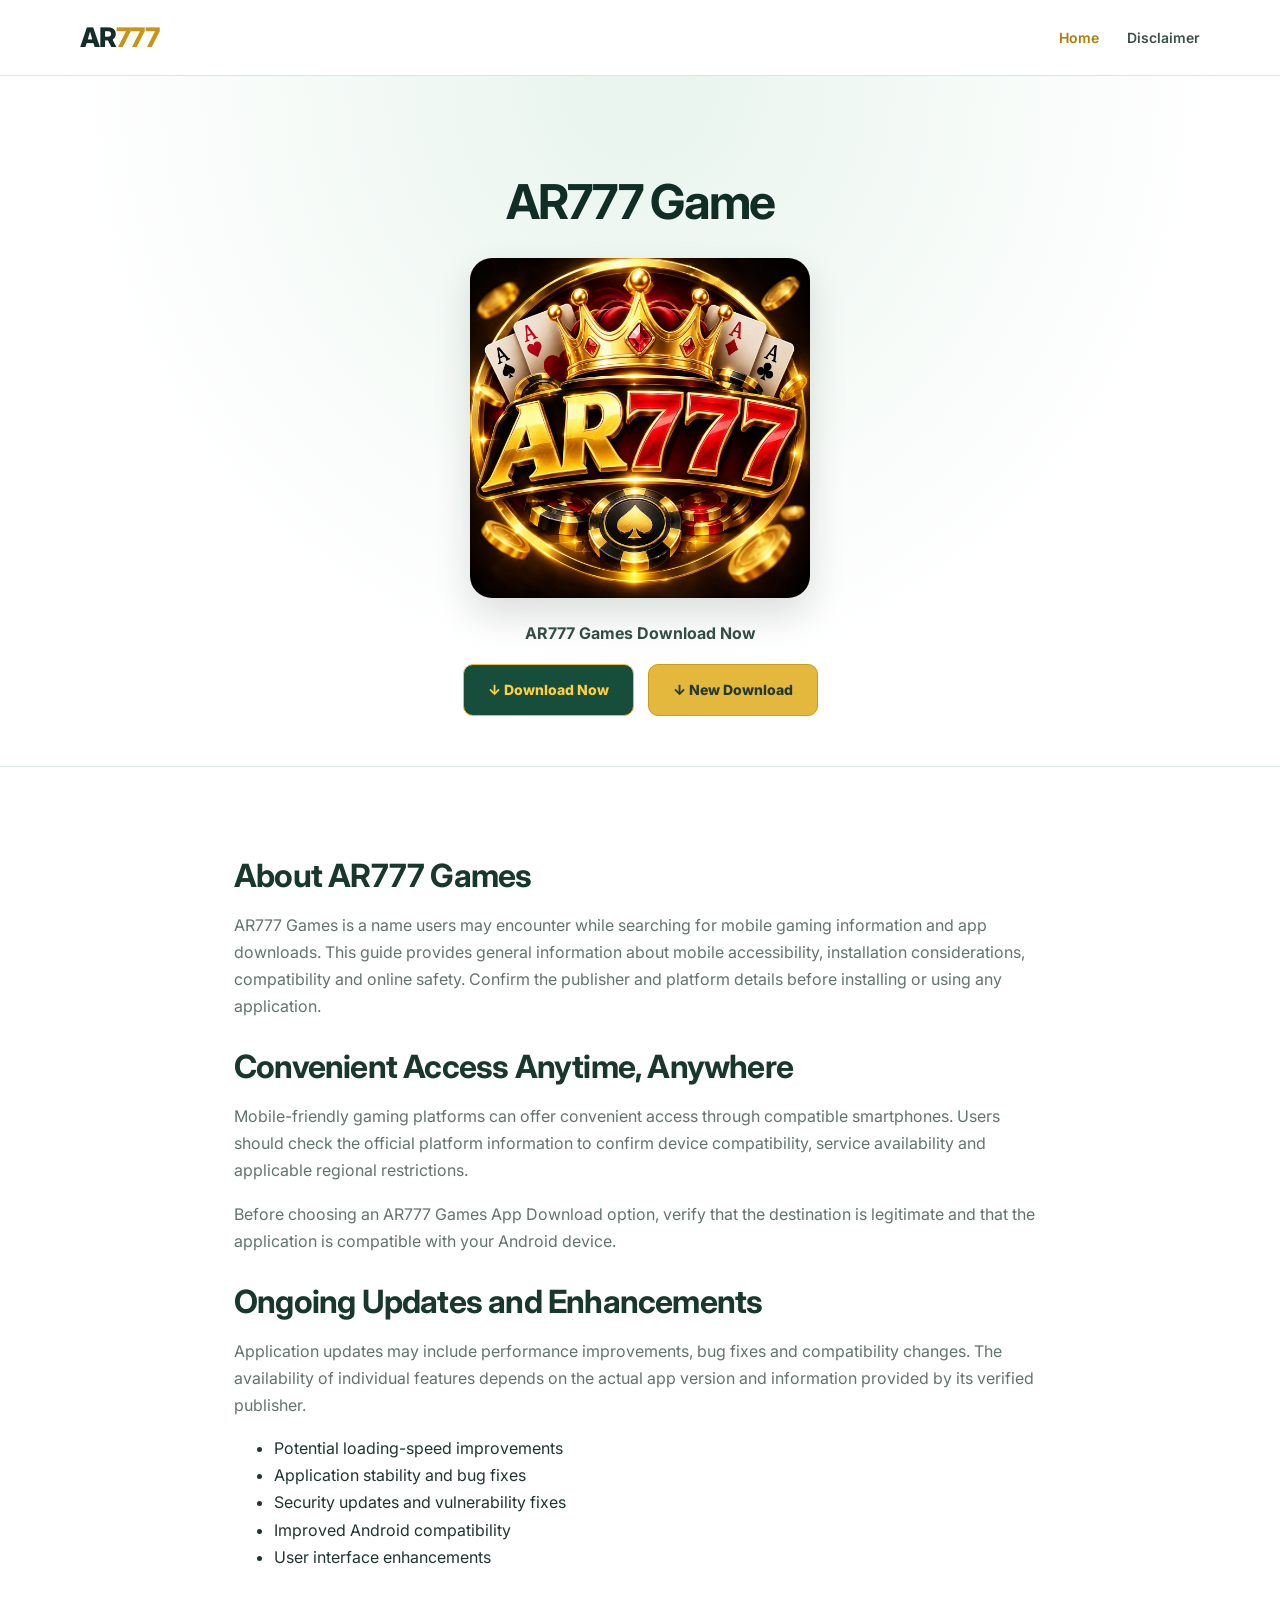
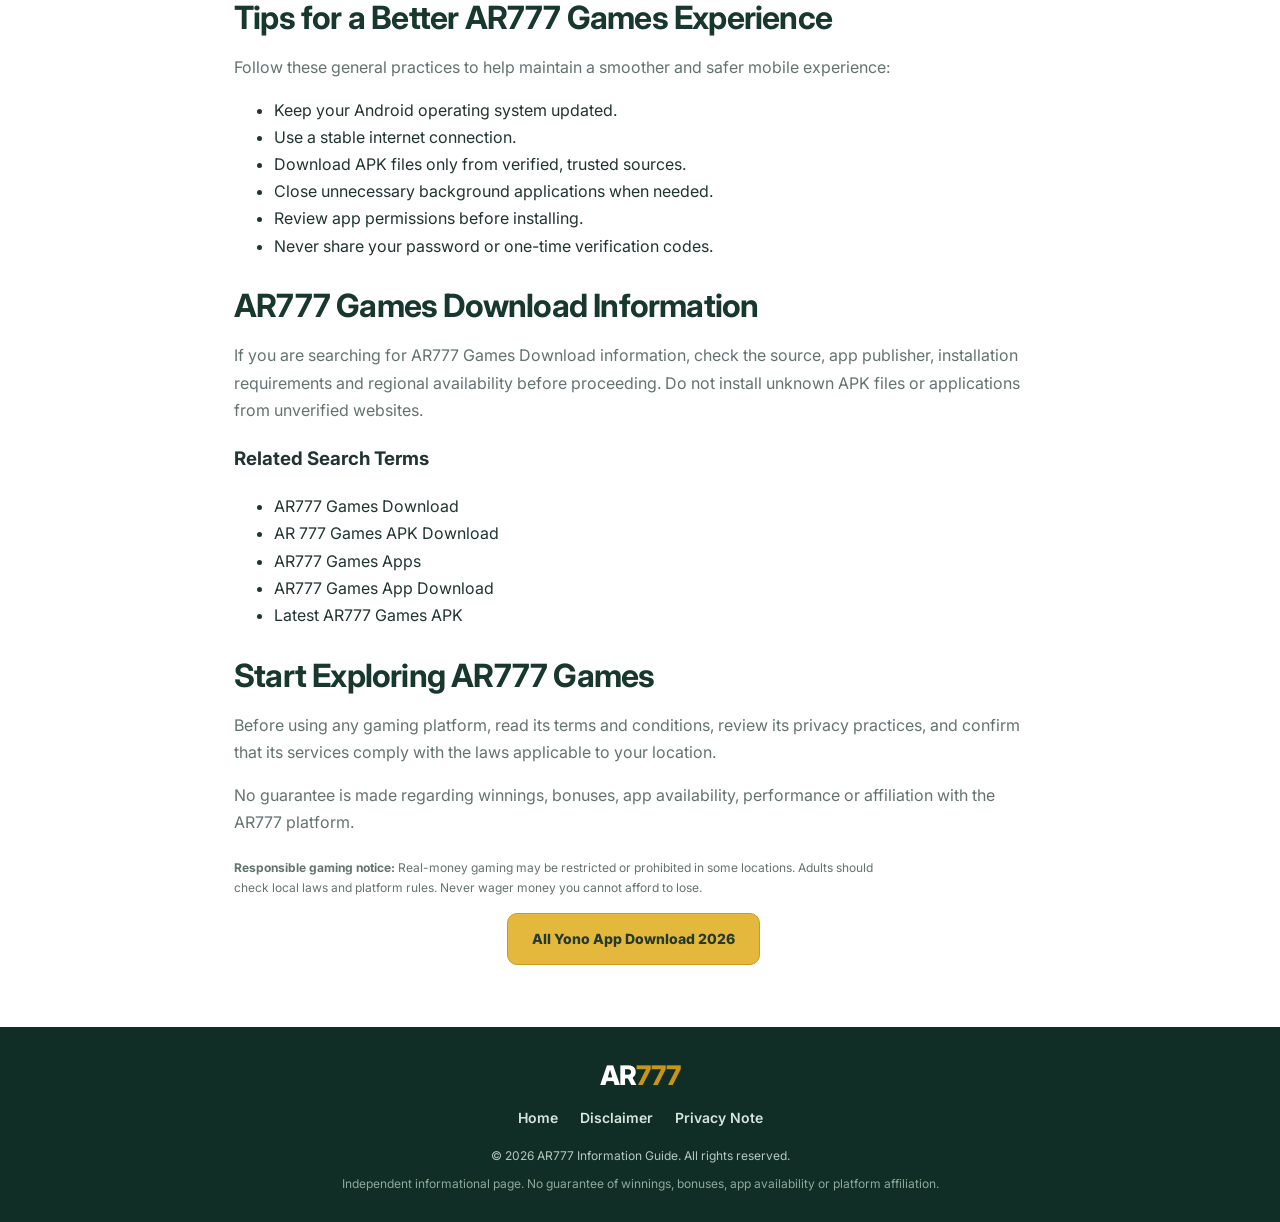
<file: index.html>
<!DOCTYPE html>
<html lang="en">
<head>
  <meta charset="UTF-8">
  <meta name="viewport" content="width=device-width, initial-scale=1">

  <title>AR777 Games </title>

  <meta name="description"
    content="Explore AR777 Games app.">

  <meta name="robots" content="index, follow">
  <meta name="theme-color" content="#174d3b">

  <!-- Replace with your actual website domain -->
  
  <link rel="canonical" href="https://ar777bet.com/">

  <link rel="stylesheet" href="style.css">

  <script type="application/ld+json">
  {
    "@context": "https://schema.org",
    "@type": "WebSite",
    "name": "AR777",
    "url": "https://ar777",
    "description": "AR777"
  }
  </script>
</head>

<body>

  <!-- Header -->
  <header class="site-header">
    <a class="brand" href="index.html" aria-label="AR777 Home">
      AR<span>777</span>
    </a>

    <button class="menu-toggle"
      aria-label="Open navigation"
      aria-expanded="false"
      aria-controls="site-nav"
      type="button">
      <span></span>
      <span></span>
      <span></span>
    </button>

    <nav id="site-nav" class="site-nav">
      <a class="active" href="index.html">Home</a>
      <a href="disclaimer.html">Disclaimer</a>
    </nav>
  </header>

  <main>

    <!-- Hero Section -->
    <section class="hero">

      <h1>AR777 Game </h1>

      <img
        class="hero-logo-image"
        src="ar777-logo.jpeg"
        alt="AR777 gaming logo"
        width="340"
        height="340"
      >

      <p class="section-kicker">
        AR777 Games Download Now
      </p>


      <!-- Download Buttons -->
      <div class="hero-actions">

        <a class="button button-primary"
           href="https://ar777d.com/?inviteCode=4AMRYBW&from=app
           target="_blank"
           rel="noopener noreferrer">
          ↓ Download Now
        </a>

        <a class="button button-secondary"
           href="https://ar777d.com/?inviteCode=4AMRYBW&from=app"
           target="_blank"
           rel="noopener noreferrer">
          ↓ New Download
        </a>

      </div>

    </section>

    <!-- Main Content -->
    <section class="content-section intro" id="app-details">

      <h2>About AR777 Games</h2>

      <p>
        AR777 Games is a name users may encounter while searching
        for mobile gaming information and app downloads. This guide
        provides general information about mobile accessibility,
        installation considerations, compatibility and online safety.
        Confirm the publisher and platform details before installing
        or using any application.
      </p>

      <h2>Convenient Access Anytime, Anywhere</h2>

      <p>
        Mobile-friendly gaming platforms can offer convenient access
        through compatible smartphones. Users should check the
        official platform information to confirm device compatibility,
        service availability and applicable regional restrictions.
      </p>

      <p>
        Before choosing an AR777 Games App Download option, verify
        that the destination is legitimate and that the application
        is compatible with your Android device.
      </p>

      <h2>Ongoing Updates and Enhancements</h2>

      <p>
        Application updates may include performance improvements,
        bug fixes and compatibility changes. The availability of
        individual features depends on the actual app version and
        information provided by its verified publisher.
      </p>

      <ul>
        <li>Potential loading-speed improvements</li>
        <li>Application stability and bug fixes</li>
        <li>Security updates and vulnerability fixes</li>
        <li>Improved Android compatibility</li>
        <li>User interface enhancements</li>
      </ul>

      <h2>Tips for a Better AR777 Games Experience</h2>

      <p>
        Follow these general practices to help maintain a smoother
        and safer mobile experience:
      </p>

      <ul>
        <li>Keep your Android operating system updated.</li>
        <li>Use a stable internet connection.</li>
        <li>Download APK files only from verified, trusted sources.</li>
        <li>Close unnecessary background applications when needed.</li>
        <li>Review app permissions before installing.</li>
        <li>Never share your password or one-time verification codes.</li>
      </ul>

      <h2>AR777 Games Download Information</h2>

      <p>
        If you are searching for AR777 Games Download information,
        check the source, app publisher, installation requirements
        and regional availability before proceeding. Do not install
        unknown APK files or applications from unverified websites.
      </p>

      <h3>Related Search Terms</h3>

      <ul>
        <li>AR777 Games Download</li>
        <li>AR 777 Games APK Download</li>
        <li>AR777 Games Apps</li>
        <li>AR777 Games App Download</li>
        <li>Latest AR777 Games APK</li>
      </ul>

      <h2>Start Exploring AR777 Games</h2>

      <p>
        Before using any gaming platform, read its terms and conditions,
        review its privacy practices, and confirm that its services
        comply with the laws applicable to your location.
      </p>

      <p>
        No guarantee is made regarding winnings, bonuses, app availability,
        performance or affiliation with the AR777 platform.
      </p>

      <p class="small-note">
        <strong>Responsible gaming notice:</strong>
        Real-money gaming may be restricted or prohibited in some
        locations. Adults should check local laws and platform rules.
        Never wager money you cannot afford to lose.
      </p>

      <p>
      <!-- Download Buttons -->
      <div class="hero-actions">

        <a class="button button-secondary"
           href="https://rummy4all.com/"
           target="_blank"
           rel="noopener noreferrer">
           All Yono App Download 2026
        </a>
      </p>

    </section>

  </main>

  <!-- Footer -->
  <footer class="site-footer">

    <a class="brand footer-brand" href="index.html">
      AR<span>777</span>
    </a>

    <div class="footer-links">
      <a href="index.html">Home</a>
      <a href="disclaimer.html">Disclaimer</a>
      <a href="disclaimer.html#privacy">Privacy Note</a>
    </div>

    <p>
      © <span id="year"></span> AR777 Information Guide.
      All rights reserved.
    </p>

    <p class="footer-small">
      Independent informational page. No guarantee of winnings,
      bonuses, app availability or platform affiliation.
    </p>

  </footer>

  <script src="script.js"></script>

</body>
</html>
</file>
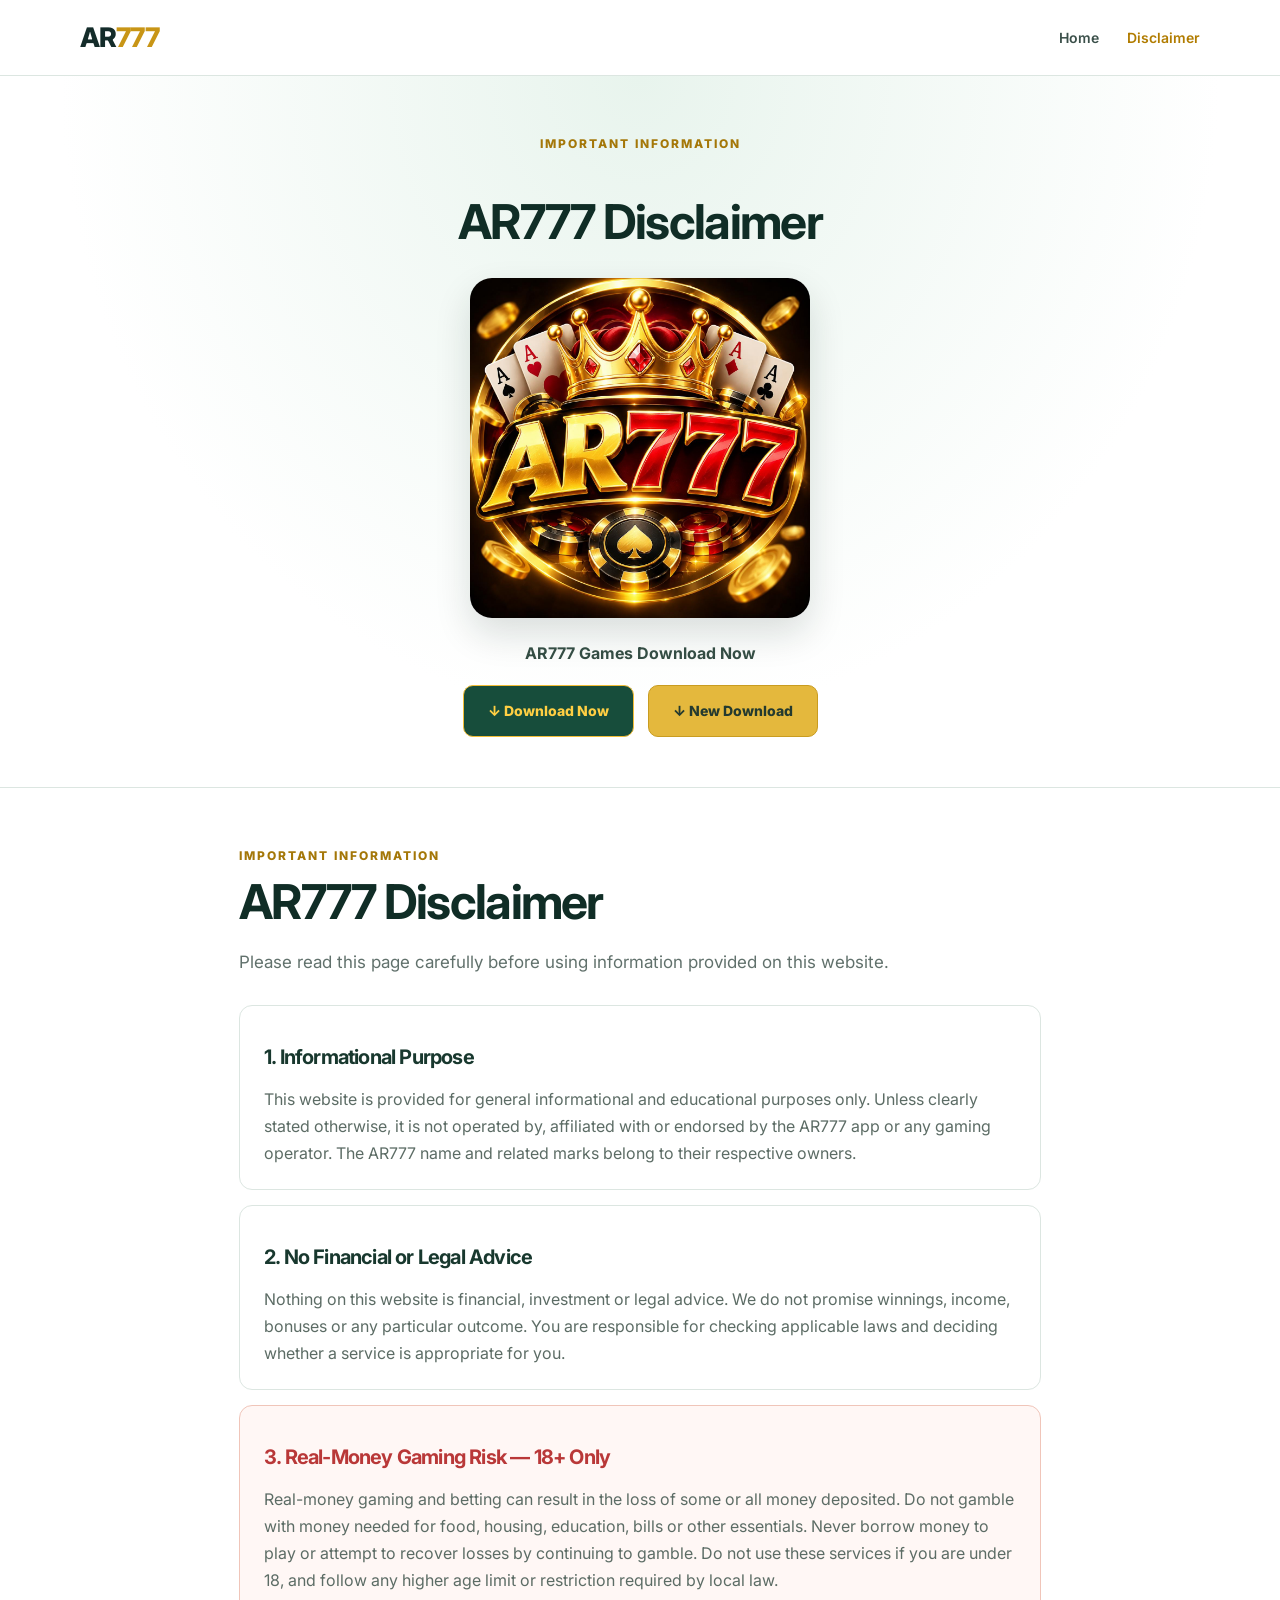
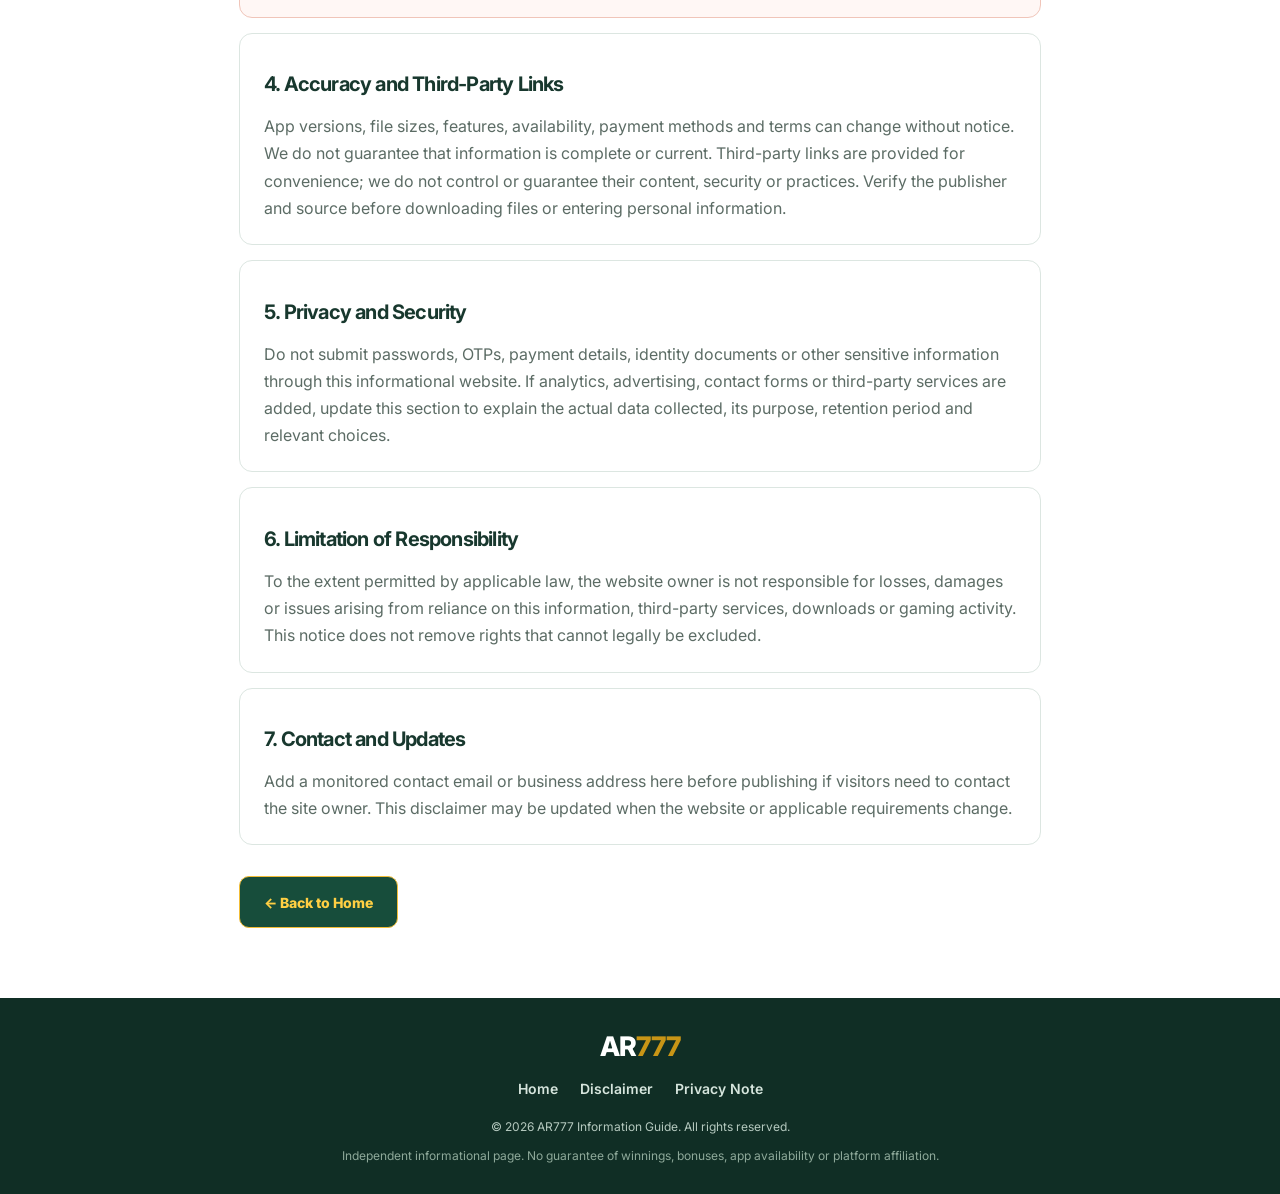
<file: disclaimer.html>
<!DOCTYPE html>
<html lang="en">
<head>
  <meta charset="UTF-8">
  <meta name="viewport" content="width=device-width, initial-scale=1">

  <title>Disclaimer – AR777</title>
  <meta name="description" content=" AR777 website disclaimer, gaming risk notice and privacy information. 18+ only.">
  <meta name="robots" content="index, follow">
  <link rel="canonical" href="https://ar777bet.com/disclaimer">
  <link rel="stylesheet" href="style.css">
</head>

<body>
  <header class="site-header">
    <a class="brand" href="index.html">AR<span>777</span></a>

    <button class="menu-toggle"
      aria-label="Open navigation"
      aria-expanded="false"
      aria-controls="site-nav">
      <span></span>
      <span></span>
      <span></span>
    </button>

    <nav id="site-nav" class="site-nav">
      <a href="index.html">Home</a>
      <a class="active" href="disclaimer.html">Disclaimer</a>
    </nav>
  </header>
      <!-- Download Buttons -->
   <main>

    <!-- Hero Section -->
    <section class="hero">
     <div class="eyebrow">Important Information</div>
    <h1>AR777 Disclaimer</h1>

      <img
        class="hero-logo-image"
        src="ar777-logo.jpeg"
        alt="AR777 gaming logo"
        width="340"
        height="340"
      >

      <p class="section-kicker">
        AR777 Games Download Now
      </p>


      <!-- Download Buttons -->
      <div class="hero-actions">

        <a class="button button-primary"
           href="https://ar777d.com/?inviteCode=4AMRYBW&from=app
           target="_blank"
           rel="noopener noreferrer">
          ↓ Download Now
        </a>

        <a class="button button-secondary"
           href="https://ar777d.com/?inviteCode=4AMRYBW&from=app"
           target="_blank"
           rel="noopener noreferrer">
          ↓ New Download
        </a>

      </div>

    </section>

      </div>
  <main class="legal-main">
    <div class="eyebrow">Important Information</div>
    <h1>AR777 Disclaimer</h1>

    <p class="legal-lead">
      Please read this page carefully before using information provided
      on this website.
    </p>

    <section class="legal-card">
      <h2>1. Informational Purpose</h2>
      <p>
        This website is provided for general informational and educational
        purposes only. Unless clearly stated otherwise, it is not operated
        by, affiliated with or endorsed by the AR777 app or any gaming
        operator. The AR777 name and related marks belong to their
        respective owners.
      </p>
    </section>

    <section class="legal-card">
      <h2>2. No Financial or Legal Advice</h2>
      <p>
        Nothing on this website is financial, investment or legal advice.
        We do not promise winnings, income, bonuses or any particular
        outcome. You are responsible for checking applicable laws and
        deciding whether a service is appropriate for you.
      </p>
    </section>

    <section class="legal-card warning-card">
      <h2>3. Real-Money Gaming Risk — 18+ Only</h2>
      <p>
        Real-money gaming and betting can result in the loss of some or
        all money deposited. Do not gamble with money needed for food,
        housing, education, bills or other essentials. Never borrow money
        to play or attempt to recover losses by continuing to gamble.
        Do not use these services if you are under 18, and follow any
        higher age limit or restriction required by local law.
      </p>
    </section>

    <section class="legal-card">
      <h2>4. Accuracy and Third-Party Links</h2>
      <p>
        App versions, file sizes, features, availability, payment methods
        and terms can change without notice. We do not guarantee that
        information is complete or current. Third-party links are provided
        for convenience; we do not control or guarantee their content,
        security or practices. Verify the publisher and source before
        downloading files or entering personal information.
      </p>
    </section>

    <section class="legal-card" id="privacy">
      <h2>5. Privacy and Security</h2>
      <p>
        Do not submit passwords, OTPs, payment details, identity documents
        or other sensitive information through this informational website.
        If analytics, advertising, contact forms or third-party services
        are added, update this section to explain the actual data collected,
        its purpose, retention period and relevant choices.
      </p>
    </section>

    <section class="legal-card">
      <h2>6. Limitation of Responsibility</h2>
      <p>
        To the extent permitted by applicable law, the website owner is
        not responsible for losses, damages or issues arising from reliance
        on this information, third-party services, downloads or gaming
        activity. This notice does not remove rights that cannot legally
        be excluded.
      </p>
    </section>

    <section class="legal-card">
      <h2>7. Contact and Updates</h2>
      <p>
        Add a monitored contact email or business address here before
        publishing if visitors need to contact the site owner. This
        disclaimer may be updated when the website or applicable
        requirements change.
      </p>
    </section>

    <a class="button button-primary back-button" href="index.html">
      ← Back to Home
    </a>
  </main>

  <footer class="site-footer">
    <a class="brand footer-brand" href="index.html">AR<span>777</span></a>

    <div class="footer-links">
      <a href="index.html">Home</a>
      <a href="disclaimer.html">Disclaimer</a>
      <a href="#privacy">Privacy Note</a>
    </div>

    <p>
      © <span id="year"></span> AR777 Information Guide.
      All rights reserved.
    </p>

    <p class="footer-small">
      Independent informational page. No guarantee of winnings,
      bonuses, app availability or platform affiliation.
    </p>
  </footer>

  <script src="script.js"></script>
</body>
</html>
</file>
<file: style.css>
@import url('https://fonts.googleapis.com/css2?family=Inter:wght@400;500;600;700;800&display=swap');

:root {
  --navy: #142c2a;
  --green: #174d3b;
  --green2: #23664d;
  --gold: #f2bd36;
  --ink: #213431;
  --muted: #61716c;
  --line: #dce6e1;
  --paper: #f7faf8;
  --white: #ffffff;
  --red: #b93838;
}

* {
  box-sizing: border-box;
}

html {
  scroll-behavior: smooth;
  scroll-padding-top: 90px;
}

body {
  margin: 0;
  font-family: Inter, Arial, sans-serif;
  color: var(--ink);
  background: #ffffff;
  line-height: 1.7;
}

a {
  color: var(--green2);
}

.site-header {
  min-height: 76px;
  padding: 0 max(24px, calc((100% - 1120px) / 2));
  display: flex;
  align-items: center;
  justify-content: space-between;
  gap: 24px;
  border-bottom: 1px solid var(--line);
  background: #ffffff;
  position: sticky;
  top: 0;
  z-index: 20;
}

.brand {
  font-size: 27px;
  font-weight: 800;
  letter-spacing: -1.2px;
  text-decoration: none;
  color: var(--navy);
  line-height: 1;
}

.brand span {
  color: #c89516;
}

.site-nav {
  display: flex;
  align-items: center;
  gap: 28px;
}

.site-nav a,
.footer-links a {
  text-decoration: none;
  color: #3b504a;
  font-size: 14px;
  font-weight: 600;
}

.site-nav a:hover,
.site-nav a.active {
  color: #b17c00;
}

.menu-toggle {
  display: none;
  background: none;
  border: 0;
  padding: 8px;
  cursor: pointer;
}

.menu-toggle span {
  display: block;
  width: 23px;
  height: 2px;
  background: var(--green);
  margin: 5px;
}

/* Home hero */
.hero {
  padding: 58px 24px 50px;
  text-align: center;
  background: radial-gradient(
    ellipse at 50% 0%,
    #e8f4ed 0,
    #ffffff 64%
  );
  border-bottom: 1px solid var(--line);
}

.hero > * {
  max-width: 780px;
  margin-left: auto;
  margin-right: auto;
}

.eyebrow {
  font-size: 12px;
  letter-spacing: 2px;
  text-transform: uppercase;
  color: #a47708;
  font-weight: 800;
}

h1 {
  font-size: clamp(30px, 4.5vw, 48px);
  line-height: 1.17;
  letter-spacing: -1.7px;
  color: #102d26;
  margin-bottom: 18px;
}

.hero-copy {
  font-size: 17px;
  color: #5a6c65;
  max-width: 670px;
  margin-bottom: 26px;
}

/* Your AR777 logo image */
.hero-logo-image {
  display: block;
  width: min(340px, 82vw);
  aspect-ratio: 1 / 1;
  object-fit: cover;
  border-radius: 22px;
  margin: 28px auto 22px;
  box-shadow: 0 16px 36px #0b241b24;
}

.section-kicker {
  font-weight: 700;
  color: #344d44;
  margin-bottom: 17px;
}

.hero-actions {
  display: flex;
  justify-content: center;
  gap: 14px;
  flex-wrap: wrap;
}

.button {
  min-height: 52px;
  padding: 13px 24px;
  display: inline-flex;
  align-items: center;
  justify-content: center;
  border-radius: 10px;
  text-decoration: none;
  font-size: 14px;
  font-weight: 800;
  transition: transform 0.15s, box-shadow 0.15s;
}

.button:hover {
  transform: translateY(-2px);
  box-shadow: 0 8px 18px #112b211a;
}

.button-primary {
  background: var(--green);
  border: 1px solid var(--gold);
  color: #ffcf43;
}

.button-secondary {
  background: #e4b83d;
  border: 1px solid #c99c20;
  color: #243a2f;
}

.small-note {
  font-size: 12px;
  line-height: 1.6;
  color: #73817c;
  margin-top: 22px;
  max-width: 650px;
}

/* General content */
.content-section {
  max-width: 1040px;
  margin: 0 auto;
  padding: 62px 24px;
}

.intro {
  max-width: 860px;
}

h2 {
  font-size: clamp(24px, 3vw, 32px);
  line-height: 1.25;
  letter-spacing: -0.8px;
  color: #18382e;
  margin-bottom: 13px;
}

.content-section p {
  color: #64736e;
}

.section-heading {
  margin-bottom: 25px;
}

.section-heading > p {
  max-width: 700px;
  margin-bottom: 0;
}

/* Feature cards */
.feature-grid {
  display: grid;
  grid-template-columns: repeat(3, 1fr);
  gap: 18px;
}

.feature-card {
  border: 1px solid var(--line);
  border-radius: 16px;
  padding: 24px;
  background: #ffffff;
  box-shadow: 0 8px 28px #18382e08;
}

.feature-icon {
  width: 43px;
  height: 43px;
  border-radius: 12px;
  background: #e7f3eb;
  color: #1b6a45;
  display: grid;
  place-items: center;
  font-size: 20px;
  font-weight: 800;
  margin-bottom: 17px;
}

.feature-card h3,
.steps h3 {
  font-size: 17px;
  margin-bottom: 7px;
  color: #1a3b30;
}

.feature-card p,
.steps p {
  font-size: 14px;
  line-height: 1.7;
  margin-bottom: 0;
}

/* App details table */
.details-table-wrap {
  overflow-x: auto;
  border: 1px solid var(--line);
  border-radius: 12px;
}

.details-table {
  width: 100%;
  border-collapse: collapse;
  min-width: 440px;
}

.details-table th,
.details-table td {
  padding: 15px 20px;
  border-bottom: 1px solid var(--line);
  text-align: left;
}

.details-table th {
  background: #174d3b;
  color: #ffffff;
  font-size: 14px;
}

.details-table tr:last-child td {
  border-bottom: 0;
}

.details-table td:first-child {
  width: 42%;
  color: #465b53;
}

.details-table td:last-child {
  font-weight: 600;
  color: #213b31;
}

/* Installation steps */
.steps-section {
  padding-top: 35px;
}

.steps {
  list-style: none;
  padding: 0;
  margin: 0;
  display: grid;
  gap: 15px;
}

.steps li {
  display: flex;
  gap: 20px;
  padding: 20px;
  border: 1px solid var(--line);
  border-radius: 13px;
}

.steps li > span {
  font-weight: 800;
  color: #b98709;
  font-size: 20px;
}

.steps h3 {
  margin-top: 2px;
}

/* Responsible gaming notice */
.notice {
  max-width: 992px;
  margin: 0 auto 65px;
  padding: 26px 28px;
  display: flex;
  gap: 18px;
  background: #fff9e9;
  border: 1px solid #efd78b;
  border-radius: 16px;
}

.notice-symbol {
  flex: 0 0 42px;
  width: 42px;
  height: 42px;
  border-radius: 50%;
  display: grid;
  place-items: center;
  background: #f2c64e;
  color: #382d0d;
  font-size: 24px;
  font-weight: 800;
}

.notice h2 {
  font-size: 23px;
  color: #6d4b00;
}

.notice p {
  color: #695b3c;
  margin-bottom: 8px;
}

.notice a {
  font-size: 14px;
  font-weight: 800;
  color: #765400;
}

/* Footer */
.site-footer {
  padding: 35px 24px 28px;
  text-align: center;
  background: #102e25;
  color: #d6e5dd;
}

.footer-brand {
  color: #ffffff;
  display: inline-block;
  margin-bottom: 17px;
}

.footer-links {
  display: flex;
  justify-content: center;
  gap: 22px;
  flex-wrap: wrap;
  margin-bottom: 16px;
}

.footer-links a {
  color: #d6e5dd;
}

.site-footer p {
  font-size: 12px;
  margin: 6px 0;
  color: #b5c9bf;
}

.site-footer .footer-small {
  color: #8ea99a;
  max-width: 680px;
  margin: 8px auto 0;
}

/* Disclaimer page */
.legal-main {
  max-width: 850px;
  margin: 0 auto;
  padding: 58px 24px 70px;
}

.legal-main h1 {
  margin-top: 8px;
}

.legal-lead {
  font-size: 17px;
  color: var(--muted);
  margin-bottom: 28px;
}

.legal-card {
  padding: 22px 24px;
  margin: 15px 0;
  border: 1px solid var(--line);
  border-radius: 13px;
  background: #ffffff;
}

.legal-card h2 {
  font-size: 20px;
  margin-bottom: 8px;
}

.legal-card p {
  margin-bottom: 0;
  color: #5c6c65;
}

.warning-card {
  border-color: #f0c5b9;
  background: #fff7f5;
}

.warning-card h2 {
  color: var(--red);
}

.back-button {
  margin-top: 16px;
}

/* Mobile layout */
@media (max-width: 700px) {
  .site-header {
    min-height: 70px;
    padding: 0 18px;
  }

  .menu-toggle {
    display: block;
  }

  .site-nav {
    display: none;
    position: absolute;
    top: 69px;
    left: 0;
    right: 0;
    padding: 15px 22px 22px;
    background: #ffffff;
    border-bottom: 1px solid var(--line);
    box-shadow: 0 10px 20px #102e2510;
    align-items: stretch;
    gap: 0;
    flex-direction: column;
  }

  .site-nav.open {
    display: flex;
  }

  .site-nav a {
    padding: 12px 0;
    border-bottom: 1px solid #edf1ee;
  }

  .site-nav a:last-child {
    border-bottom: 0;
  }

  .hero {
    padding: 43px 18px 39px;
  }

  .hero-logo-image {
    width: min(300px, 82vw);
  }

  .hero-actions {
    flex-direction: column;
  }

  .button {
    width: 100%;
  }

  .content-section {
    padding: 44px 18px;
  }

  .feature-grid {
    grid-template-columns: 1fr;
  }

  .feature-card {
    padding: 21px;
  }

  .details-table th,
  .details-table td {
    padding: 13px 12px;
    font-size: 13px;
  }

  .notice {
    margin: 0 18px 45px;
    padding: 21px 18px;
    gap: 12px;
  }

  .legal-main {
    padding: 42px 18px 55px;
  }

  .legal-card {
    padding: 19px 17px;
  }
}
</file>
